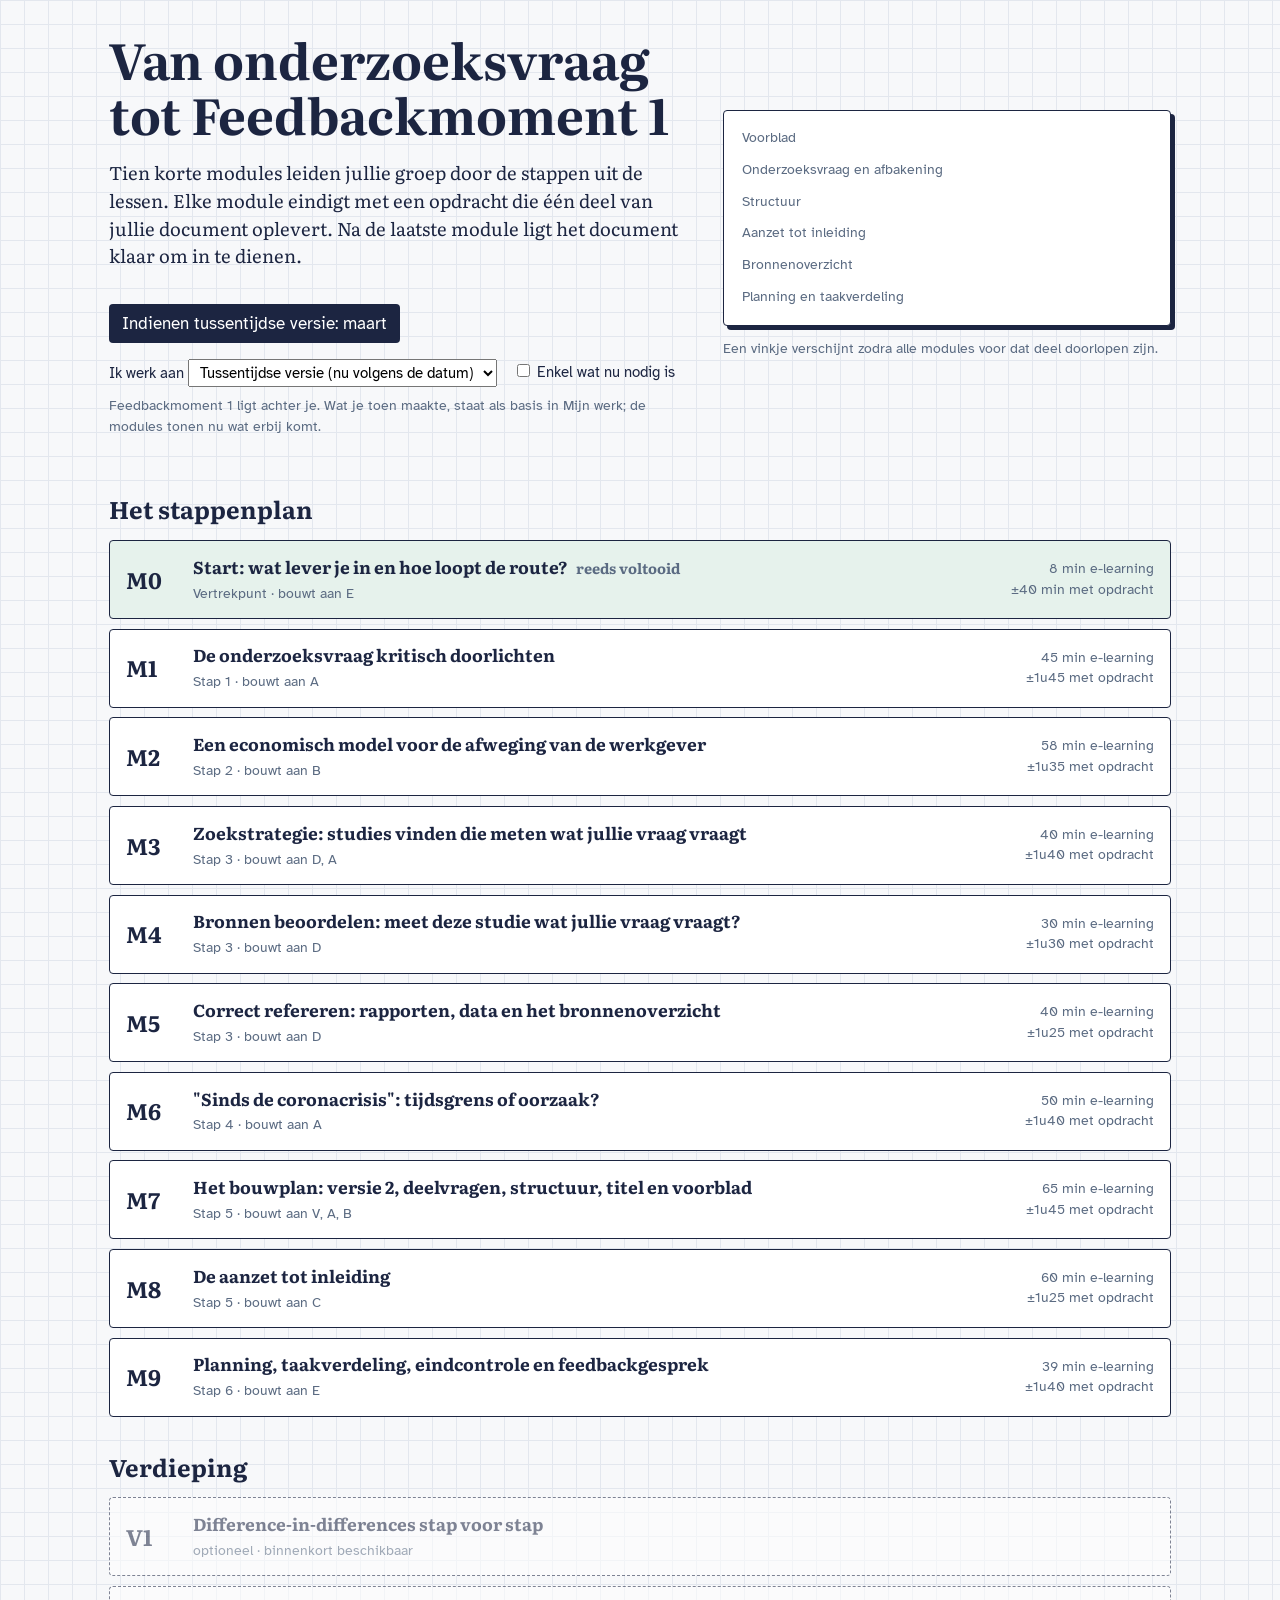
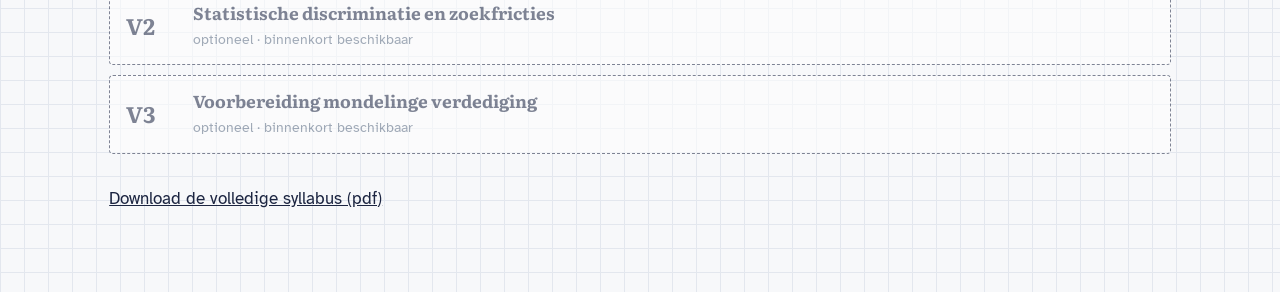
<file: index.html>
<!DOCTYPE html>
<html lang="nl">
<head>
<meta name="robots" content="noindex">
<meta charset="utf-8">
<meta name="viewport" content="width=device-width, initial-scale=1">
<title>Van onderzoeksvraag tot Feedbackmoment 1</title>
<link rel="preconnect" href="https://fonts.googleapis.com">
<link rel="stylesheet" href="https://fonts.googleapis.com/css2?family=Atkinson+Hyperlegible:wght@400;700&family=Literata:opsz,wght@7..72,400;7..72,600;7..72,700&display=swap">
<link rel="stylesheet" href="assets/style.css?v=20261117c">
</head>
<body>
<main class="start">
  <section class="held">
    <div>
      <h1>Van onderzoeksvraag tot Feedbackmoment&nbsp;1</h1>
      <p class="lead">Tien korte modules leiden jullie groep door de stappen uit de lessen. Elke module eindigt met een opdracht die één deel van jullie document oplevert. Na de laatste module ligt het document klaar om in te dienen.</p>
      <span class="deadline" id="deadline"></span>
      <div class="startfase">
        <label>Ik werk aan <select id="faseKeuze"></select></label>
        <label><input type="checkbox" id="enkelNu"> Enkel wat nu nodig is</label>
      </div>
      <p class="bijschrift" id="faseUitleg" style="font-size:.88rem;color:var(--leisteen);margin-top:.5rem"></p>
    </div>
    <div>
      <div class="blad" id="blad" aria-label="Bouwstenen van het document"></div>
      <p class="bijschrift" style="font-size:.85rem;color:var(--leisteen)">Een vinkje verschijnt zodra alle modules voor dat deel doorlopen zijn.</p>
    </div>
  </section>

  <h2>Het stappenplan</h2>
  <ol class="route" id="route"></ol>

  <h2>Verdieping</h2>
  <ol class="route" id="verdieping"></ol>

  <p style="margin-top:2rem"><a href="syllabus.html" target="_blank" rel="noopener">Download de volledige syllabus (pdf)</a></p>
</main>
<script src="assets/cursus.js?v=20261117c"></script>
<script src="content/fasen.js?v=20261117c"></script>
<script>
  window.addEventListener("error", () => {
    const d = document.getElementById("deadline");
    if (d && !d.textContent) d.textContent = "De pagina laadde niet volledig. Herlaad de pagina (Cmd+Shift+R of Ctrl+F5).";
  });
</script>
<script>
  const fu = (m) => { const u = Math.floor(m / 60), r = m % 60; return u ? u + "u" + String(r).padStart(2, "0") : r + " min"; };
  function tekenStart() {
    const fase = Fase.info();
    document.getElementById("deadline").textContent = "Indienen " + fase.naam.toLowerCase() + ": " + fase.wanneer;
    document.getElementById("faseUitleg").textContent = fase.id === "fm1"
      ? "Elke module toont wat je nu nodig hebt, wat je zeker moet kennen en wat voor later is. Met \"Enkel wat nu nodig is\" slaat de speler de schermen voor later over."
      : "Feedbackmoment 1 ligt achter je. Wat je toen maakte, staat als basis in Mijn werk; de modules tonen nu wat erbij komt.";
    tekenRoute();
  }
  const sel = document.getElementById("faseKeuze");
  sel.replaceChildren(...CURSUS.fasen.map((f) => new Option(f.naam + (f.id === Fase.automatisch() ? " (nu volgens de datum)" : ""), f.id)));
  sel.value = Fase.huidig();
  sel.onchange = () => { Fase.kies(sel.value); tekenStart(); };
  const en = document.getElementById("enkelNu");
  en.checked = !!Opslag.lees("enkelNu", false);
  en.onchange = () => { Opslag.schrijf("enkelNu", en.checked); tekenRoute(); };
  document.getElementById("blad").innerHTML = CURSUS.bouwstenen.map(b => {
    const klaar = CURSUS.modules.filter(m => m.bouwt.includes(b.id)).every(m => Opslag.klaar(m.id));
    return `<div class="regel ${klaar ? "klaar" : ""}"><span>${b.tekst}</span></div>`;
  }).join("");
  function nodigLabel(m) {
    if (m.voltooid || !m.klaar || Fase.huidig() !== "fm1") return "";
    const f = (window.FASEN[m.id] || {}).slides || {};
    const tel = (e) => Object.values(f).filter((x) => x.fase === e).length;
    const later = tel("maart") + tel("mei"), kennen = tel("kennen");
    const extra = [kennen ? kennen + " schermen zeker kennen" : "", later ? later + " schermen voor later" : ""].filter(Boolean).join(" · ");
    if (!tel("nu")) return '<span class="nodig niet">Niet nodig voor het document' + (extra ? " · " + extra : "") + '</span>';
    return '<span class="nodig">Nu nodig: ±' + fu(m.nunodig) + (m.nunodig < m.totaal ? " (van " + fu(m.totaal) + ")" : "") + (extra ? " · " + extra : "") + '</span>';
  }
  function tekenRoute() {
  document.getElementById("route").innerHTML = CURSUS.modules.map(m => `
    <li class="${m.voltooid ? "voltooid" : (m.klaar ? "" : "nietklaar")}"><a href="module.html?m=${m.id}">
      <span class="nr">${m.nr}</span>
      <span class="wat">${nodigLabel(m)}<b>${m.titel}${m.voltooid ? '<span class="label-voltooid">reeds voltooid</span>' : ""}</b><span>${m.stap} · bouwt aan ${m.bouwt.join(", ")}${m.klaar ? "" : " · binnenkort beschikbaar"}</span></span>
      <span class="min">${m.min} min e-learning<br>±${Math.floor(m.totaal/60) ? Math.floor(m.totaal/60) + "u" : ""}${String(m.totaal%60).padStart(Math.floor(m.totaal/60) ? 2 : 1,"0")}${Math.floor(m.totaal/60) ? "" : " min"} met opdracht${!m.voltooid && Opslag.lees("klaar." + m.id, false) ? "<br>✓ doorlopen" : ""}</span>
    </a></li>`).join("");
  }
  document.getElementById("verdieping").innerHTML = CURSUS.verdieping.map(v => `
    <li class="verdieping nietklaar"><a href="module.html?m=${v.id}"><span class="nr">${v.nr}</span>
      <span class="wat"><b>${v.titel}</b><span>optioneel · binnenkort beschikbaar</span></span><span class="min"></span></a></li>`).join("");
  tekenStart();
</script>
</body>
</html>
</file>
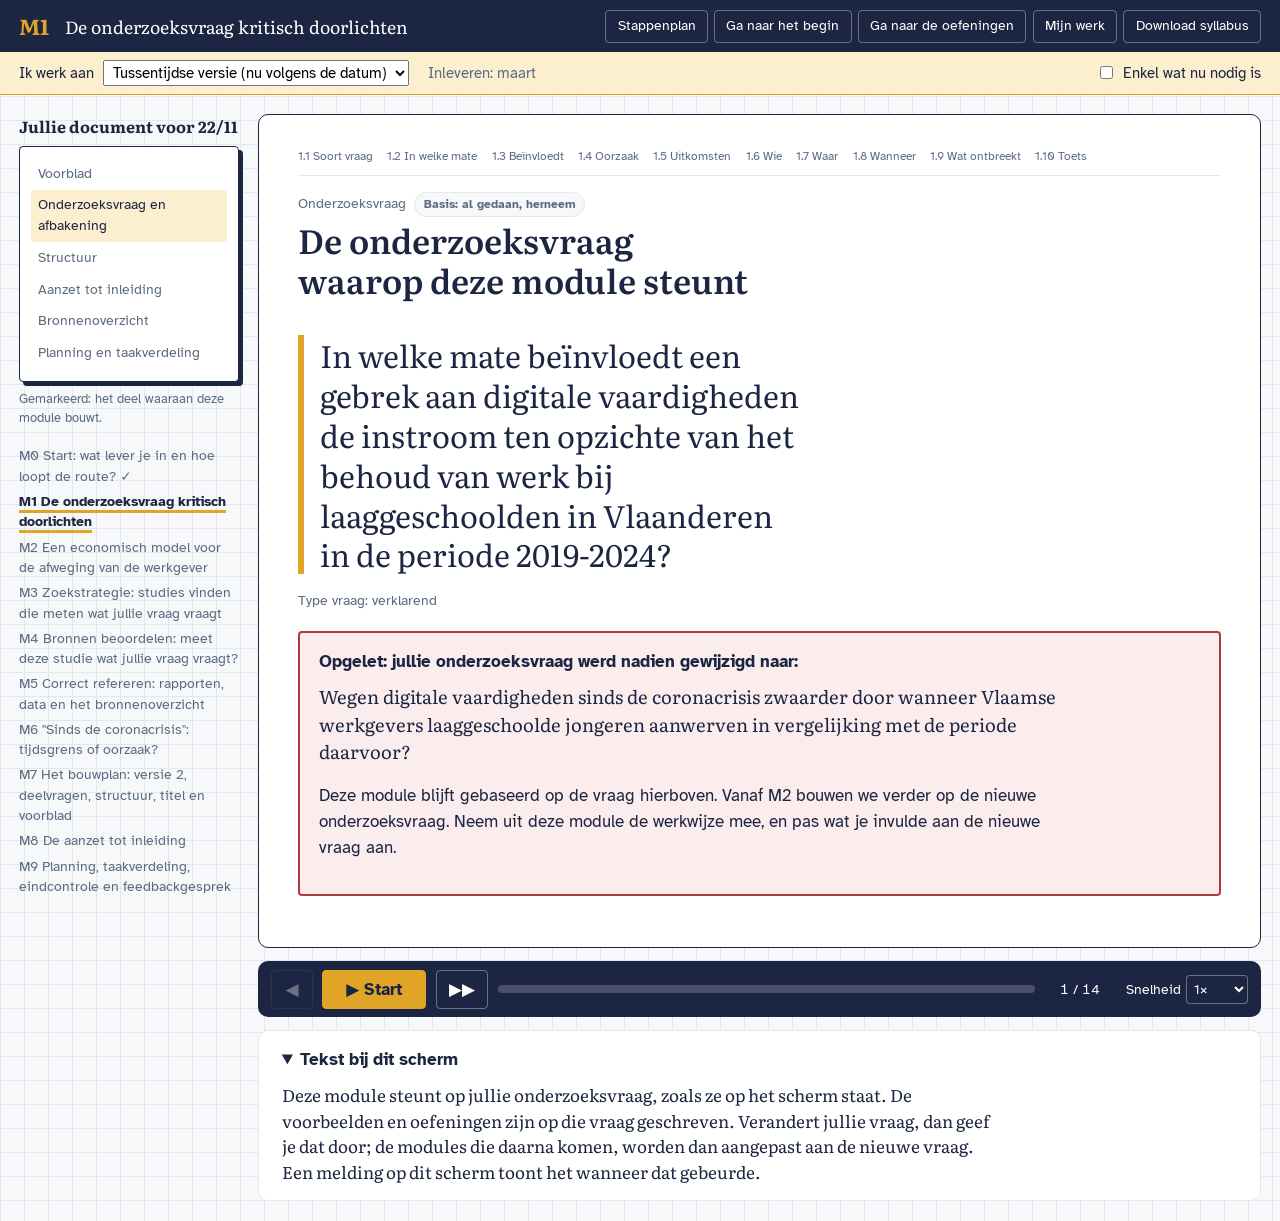
<file: module.html>
<!DOCTYPE html>
<html lang="nl">
<head>
<meta name="robots" content="noindex">
<meta charset="utf-8">
<meta name="viewport" content="width=device-width, initial-scale=1">
<title>Module – Van onderzoeksvraag tot Feedbackmoment 1</title>
<link rel="preconnect" href="https://fonts.googleapis.com">
<link rel="stylesheet" href="https://fonts.googleapis.com/css2?family=Atkinson+Hyperlegible:wght@400;700&family=Literata:opsz,wght@7..72,400;7..72,600;7..72,700&display=swap">
<link rel="stylesheet" href="assets/style.css?v=20261117c">
</head>
<body>
<header class="kop">
  <a href="index.html" title="Terug naar het stappenplan"><span class="modnr" id="modnr">M</span></a>
  <span class="modtitel" id="modtitel">Laden…</span>
  <nav aria-label="Snelkoppelingen">
    <a href="index.html">Stappenplan</a>
    <button id="naarBegin">Ga naar het begin</button>
    <button id="naarOefening">Ga naar de oefeningen</button>
    <button id="mijnWerk" title="Download alles wat je in de modules invulde, geordend per deel van het document">Mijn werk</button>
    <a href="syllabus.html" target="_blank" rel="noopener">Download syllabus</a>
  </nav>
</header>

<div class="fasebalk" role="group" aria-label="Inlevermoment">
  <label>Ik werk aan
    <select id="faseKeuze"></select>
  </label>
  <span class="fasewanneer" id="faseWanneer"></span>
  <label class="schakel"><input type="checkbox" id="enkelNu"> Enkel wat nu nodig is</label>
</div>

<main class="speler">
  <aside class="rail" aria-label="Bouwstenen van jullie document">
    <h2>Jullie document voor 22/11</h2>
    <div class="blad" id="blad"></div>
    <p class="bijschrift">Gemarkeerd: het deel waaraan deze module bouwt.</p>
    <ol class="stappen" id="stappenlijst"></ol>
  </aside>

  <section class="podium">
    <article class="scherm" id="scherm" aria-live="polite">
      <ol class="overzicht" id="overzicht" aria-label="Deelstappen van deze module" hidden></ol>
      <p class="sectie"><span id="sectie"></span> <span class="fase-badge" id="faseBadge"></span></p>
      <h1 id="titel"></h1>
      <div class="visual" id="visual"></div>
      <div class="bronnen" id="bronnen"></div>
    </article>

    <div class="bediening" role="group" aria-label="Bediening">
      <button id="vorige" aria-label="Vorig scherm">◀</button>
      <button id="speel" class="speel">▶ Start</button>
      <button id="volgende" aria-label="Volgend scherm">▶▶</button>
      <div class="voortgang" id="voortgang" title="Voortgang van dit scherm"><div class="balk" id="balk"></div></div>
      <span class="teller" id="teller">0 / 0</span>
      <label class="snelheid">Snelheid
        <select id="snelheid">
          <option value="0.75">0,75×</option><option value="1" selected>1×</option>
          <option value="1.25">1,25×</option><option value="1.5">1,5×</option>
          <option value="1.75">1,75×</option><option value="2">2×</option>
        </select>
      </label>
    </div>

    <details class="transcript" id="transcript" open>
      <summary>Tekst bij dit scherm <span class="audiostatus" id="audiostatus" hidden></span></summary>
      <p id="spreektekst"></p>
    </details>

    <section class="bronpaneel" id="bronpaneel" hidden aria-label="Bron">
      <div class="bronkop"><b id="bronnaam"></b>
        <a id="bronextern" target="_blank" rel="noopener">Open in nieuw tabblad</a>
        <button id="bronsluit" aria-label="Bron sluiten">Sluiten</button></div>
      <div id="bronhouder"></div>
    </section>

  </section>
</main>

<script src="assets/cursus.js?v=20261117c"></script>
<script src="content/fasen.js?v=20261117c"></script>
<script src="assets/player.js?v=20261117c"></script>
<div class="toast" id="toast" role="status" hidden></div>
</body>
</html>
</file>
<file: assets/style.css>
/* E-learning "Van onderzoeksvraag tot Feedbackmoment 1" – werkblad van een econoom */
:root{
  --inkt:#1C2541;      /* tekst, kaders */
  --papier:#F7F8FA;    /* achtergrond */
  --raster:#E3E7EE;    /* ruitjespapier */
  --leisteen:#5B6B82;  /* secundaire tekst */
  --marker:#E0A526;    /* markeerstift: actief, accent */
  --marker-zacht:#FBEFCF;
  --groen:#2E7D5B;     /* juist / klaar */
  --rood:#B23A3A;      /* fout */
  --wit:#FFFFFF;
  --serif:"Literata", Georgia, serif;
  --sans:"Atkinson Hyperlegible", "Segoe UI", system-ui, sans-serif;
  --r-klein:4px; --r-groot:10px;
}
*{box-sizing:border-box}
html,body{margin:0;height:100%}
body{
  font-family:var(--sans); color:var(--inkt); font-size:17px; line-height:1.5;
  background-color:var(--papier);
  background-image:linear-gradient(var(--raster) 1px,transparent 1px),linear-gradient(90deg,var(--raster) 1px,transparent 1px);
  background-size:24px 24px;
}
a{color:var(--inkt)}
:focus-visible{outline:3px solid var(--marker);outline-offset:2px}
button{font:inherit;color:inherit;cursor:pointer}
.verborgen{position:absolute;left:-9999px}

/* ---------- Kopbalk ---------- */
.kop{display:flex;flex-wrap:wrap;align-items:center;gap:.4rem 1rem;padding:.6rem 1.2rem;background:var(--inkt);color:var(--wit)}
.kop a{color:var(--wit);text-decoration:none}
.kop .modnr{font-family:var(--serif);font-weight:700;font-size:1.35rem;color:var(--marker)}
.kop .modtitel{font-family:var(--serif);font-size:1.1rem}
.kop nav{margin-left:auto;display:flex;gap:.4rem;flex-wrap:wrap}
.kop nav button,.kop nav a{background:transparent;border:1px solid rgba(255,255,255,.35);border-radius:var(--r-klein);padding:.3rem .7rem;font-size:.9rem;color:var(--wit)}
.kop nav button:hover,.kop nav a:hover{border-color:var(--marker)}

/* ---------- Indeling speler ---------- */
.speler{display:grid;grid-template-columns:220px 1fr;gap:1.2rem;padding:1.2rem;max-width:1400px;margin:0 auto;min-height:calc(100% - 52px)}
@media (max-width:900px){.speler{grid-template-columns:1fr}.rail{order:2}}

/* ---------- Rail: bouwstenen van het eindproduct ---------- */
.rail{align-self:start;position:sticky;top:1rem}
.rail h2{font-family:var(--serif);font-size:1rem;margin:0 0 .5rem}
.blad{background:var(--wit);border:1px solid var(--inkt);border-radius:var(--r-klein);padding:.7rem;box-shadow:4px 4px 0 var(--inkt)}
.blad .regel{display:flex;gap:.5rem;align-items:baseline;padding:.35rem .4rem;border-radius:var(--r-klein);font-size:.86rem;color:var(--leisteen)}
.blad .regel b{font-family:var(--serif);color:var(--inkt);min-width:1.4rem}
.blad .regel.hier{background:var(--marker-zacht);color:var(--inkt)}
.blad .regel.klaar{color:var(--inkt)}
.blad .regel.klaar::after{content:"✓";margin-left:auto;color:var(--groen);font-weight:700}
.rail .bijschrift{font-size:.8rem;color:var(--leisteen);margin-top:.5rem}
.stappen{margin-top:1rem;list-style:none;padding:0;font-size:.85rem}
.stappen li{padding:.15rem 0}
.stappen a{text-decoration:none;color:var(--leisteen)}
.stappen a.actief{color:var(--inkt);font-weight:700;border-bottom:3px solid var(--marker)}

/* ---------- Podium ---------- */
.podium{display:flex;flex-direction:column;gap:.8rem;min-width:0}
.scherm{background:var(--wit);border:1px solid var(--inkt);border-radius:var(--r-groot);padding:2rem 2.4rem;min-height:420px;display:flex;flex-direction:column}
.scherm .sectie{display:flex;flex-wrap:wrap;align-items:center;gap:.5rem;font-size:.85rem;color:var(--leisteen);margin:0 0 .2rem}
.scherm .sectie[data-s="Oefening"],.scherm .sectie[data-s="Opdracht"]{color:var(--groen);font-weight:700}
.scherm h1{font-family:var(--serif);font-weight:600;font-size:clamp(1.5rem,2.6vw,2.2rem);line-height:1.2;margin:0 0 1.2rem;max-width:30ch;text-wrap:balance}
.visual{flex:1;font-family:var(--serif);font-size:1.08rem}
.visual p{max-width:68ch}
.bronnen{display:flex;flex-wrap:wrap;gap:.5rem;margin-top:1.2rem}
.bronknop{display:inline-flex;gap:.4rem;align-items:center;background:var(--marker-zacht);border:1px solid var(--marker);border-radius:var(--r-klein);padding:.35rem .75rem;font-size:.9rem;text-decoration:none;color:var(--inkt)}
.bronknop:hover{background:var(--marker)}
.bronknop::before{content:"";width:.8rem;height:1rem;border:1.5px solid var(--inkt);border-radius:2px;background:linear-gradient(var(--inkt),var(--inkt)) 2px 4px/6px 1px no-repeat,linear-gradient(var(--inkt),var(--inkt)) 2px 7px/6px 1px no-repeat}

/* Visual-bouwblokken */
.kernzin{font-family:var(--serif);font-size:clamp(1.4rem,2.4vw,2rem);line-height:1.3;max-width:28ch;margin:1rem 0;padding-left:1rem;border-left:6px solid var(--marker)}
.kaarten{display:grid;grid-template-columns:repeat(auto-fit,minmax(190px,1fr));gap:1rem}
.kaart{border:1px solid var(--inkt);border-radius:var(--r-klein);padding:.9rem 1rem;background:var(--papier)}
.kaart h4{margin:0 0 .3rem;font-size:1.05rem}
.kaart p{margin:0;font-size:.98rem}
.stroom{display:flex;flex-wrap:wrap;gap:.3rem;align-items:stretch}
.stroom .stap{flex:1 1 140px;position:relative;padding:.8rem .9rem .8rem 1rem;background:var(--papier);border:1px solid var(--inkt);border-radius:var(--r-klein)}
.stroom .stap b{display:block;font-size:1.02rem}
.stroom .stap span{font-size:.93rem;color:var(--leisteen)}
.stroom .stap:not(:last-child)::after{content:"";position:absolute;right:-.45rem;top:50%;width:.6rem;height:.6rem;background:var(--wit);border-top:1px solid var(--inkt);border-right:1px solid var(--inkt);transform:translateY(-50%) rotate(45deg);z-index:1}
.duo{display:grid;grid-template-columns:1fr 1fr;gap:1rem}
@media (max-width:640px){.duo{grid-template-columns:1fr}}
.duo>div{padding:1rem;border-radius:var(--r-klein)}
.duo .links{border:1px dashed var(--leisteen);background:var(--papier)}
.duo .rechts{border:2px solid var(--inkt)}
.duo h4{margin:0 0 .4rem}
.tabel{border-collapse:collapse;width:100%;font-size:.95rem}
.tabel th,.tabel td{border:1px solid var(--raster);padding:.45rem .6rem;text-align:left;vertical-align:top}
.tabel th{background:var(--inkt);color:var(--wit);font-family:var(--sans);font-weight:700}
.tabel tr:nth-child(even) td{background:var(--papier)}
.checklist .item{padding:.4rem 0 .4rem 2rem;position:relative;border-bottom:1px solid var(--raster)}
.checklist .item::before{content:"";position:absolute;left:.2rem;top:.6rem;width:1rem;height:1rem;border:2px solid var(--inkt);border-radius:3px}
.accent{background:linear-gradient(transparent 55%,var(--marker-zacht) 55%)}
.vraag{margin-top:1rem;padding:.8rem 1rem;border-left:6px solid var(--inkt);background:var(--papier);font-style:italic}

/* Oefening */
.oefening{margin-top:1rem;font-family:var(--sans)}
.oefening .ovraag{font-weight:700;margin-bottom:.6rem}
.optie{display:block;width:100%;text-align:left;background:var(--wit);border:1px solid var(--inkt);border-radius:var(--r-klein);padding:.6rem .8rem;margin:.35rem 0}
.optie:hover{background:var(--marker-zacht)}
.optie.juist{border:2px solid var(--groen);background:#E6F2EC}
.optie.fout{border:2px solid var(--rood);background:#F7E6E6}
.feedback{margin-top:.6rem;padding:.6rem .8rem;border-radius:var(--r-klein);background:var(--papier);border:1px solid var(--raster)}
.sorteer{display:grid;gap:.6rem}
.sorteer .item{display:flex;gap:.6rem;align-items:center;flex-wrap:wrap;padding:.4rem .6rem;border:1px solid var(--raster);border-radius:var(--r-klein)}
.sorteer .item span{flex:1 1 260px}
.sorteer select{font:inherit;padding:.25rem}
.sorteer .item.juist{border-color:var(--groen)}.sorteer .item.fout{border-color:var(--rood)}
textarea{width:100%;min-height:7rem;font:inherit;padding:.6rem;border:1px solid var(--inkt);border-radius:var(--r-klein)}
.knop{background:var(--inkt);color:var(--wit);border:0;border-radius:var(--r-klein);padding:.5rem 1rem;margin-top:.6rem}
.knop.licht{background:var(--wit);color:var(--inkt);border:1px solid var(--inkt)}

/* Opdracht + rubric */
.opdracht ol{padding-left:1.3rem}
.rubric{margin-top:1rem}

/* ---------- Bediening ---------- */
.bediening{display:flex;align-items:center;gap:.6rem;flex-wrap:wrap;background:var(--inkt);color:var(--wit);border-radius:var(--r-groot);padding:.55rem .8rem}
.bediening button{background:transparent;border:1px solid rgba(255,255,255,.35);color:var(--wit);border-radius:var(--r-klein);padding:.35rem .75rem;min-width:2.6rem}
.bediening button:hover{border-color:var(--marker)}
.bediening .speel{background:var(--marker);color:var(--inkt);border-color:var(--marker);font-weight:700;min-width:6.5rem}
.voortgang{flex:1 1 200px;height:8px;background:rgba(255,255,255,.2);border-radius:4px;overflow:hidden;position:relative;cursor:pointer}
.voortgang .balk{height:100%;width:0;background:var(--marker)}
.teller{font-variant-numeric:tabular-nums;font-size:.9rem;min-width:4.5rem;text-align:center}
.snelheid{display:flex;align-items:center;gap:.3rem;font-size:.9rem}
.snelheid select{font:inherit;background:var(--inkt);color:var(--wit);border:1px solid rgba(255,255,255,.35);border-radius:var(--r-klein);padding:.2rem}

/* Transcript */
.transcript{background:var(--wit);border:1px solid var(--raster);border-radius:var(--r-groot);padding:1rem 1.4rem}
.transcript summary{cursor:pointer;font-weight:700}
.transcript p{font-family:var(--serif);max-width:72ch;margin:.6rem 0 0}
.audiostatus{font-size:.85rem;color:var(--leisteen)}

/* Dia-overgang: enkel bij wissel van scherm */
@media (prefers-reduced-motion:no-preference){
  .scherm.wissel{animation:wissel .35s ease-out}
  @keyframes wissel{from{opacity:.2;transform:translateX(12px)}to{opacity:1;transform:none}}
}

/* ---------- Startpagina ---------- */
.start{max-width:1100px;margin:0 auto;padding:2rem 1.2rem 4rem}
.start .held{display:grid;grid-template-columns:1.3fr 1fr;gap:2rem;align-items:center;margin-bottom:2.5rem}
@media (max-width:820px){.start .held{grid-template-columns:1fr}}
.start h1{font-family:var(--serif);font-size:clamp(2rem,4vw,3.1rem);line-height:1.1;margin:0 0 1rem}
.start .lead{font-family:var(--serif);font-size:1.15rem;max-width:56ch}
.start .deadline{display:inline-block;margin-top:1rem;padding:.4rem .8rem;background:var(--inkt);color:var(--wit);border-radius:var(--r-klein)}
.start h2{font-family:var(--serif);font-size:1.5rem;margin:2rem 0 .8rem}
.route{list-style:none;padding:0;margin:0;display:grid;gap:.6rem}
.route li a{display:grid;grid-template-columns:3.2rem 1fr auto;gap:1rem;align-items:center;text-decoration:none;background:var(--wit);border:1px solid var(--inkt);border-radius:var(--r-klein);padding:.8rem 1rem}
.route li a:hover{box-shadow:4px 4px 0 var(--marker)}
.route .nr{font-family:var(--serif);font-weight:700;font-size:1.4rem}
.route .wat b{display:block;font-family:var(--serif);font-size:1.08rem}
.route .wat span{font-size:.9rem;color:var(--leisteen)}
.route .min{font-size:.85rem;color:var(--leisteen);text-align:right}
.route li.nietklaar a{opacity:.55;pointer-events:none;border-style:dashed}
.route li.verdieping a{border-style:dashed}

/* Syllabus (print) */
.syllabus{max-width:780px;margin:0 auto;padding:2rem;background:var(--wit);font-family:var(--serif)}
.syllabus h1{font-size:2rem}.syllabus h2{margin-top:2.5rem;border-bottom:2px solid var(--inkt)}
.syllabus .bronverwijzing{font-family:var(--sans);font-size:.85rem;color:var(--leisteen)}
@media print{
  body{background:none;font-size:11pt}
  .geen-print{display:none!important}
  .syllabus{padding:0;max-width:none}
  .syllabus h2{page-break-before:always}
  .scherm,.kaart,.stroom .stap{break-inside:avoid}
}

@media (max-width:700px){.kop nav{width:100%;margin-left:0}.kop nav button,.kop nav a{font-size:.8rem;padding:.25rem .5rem}.scherm{padding:1.2rem}}

/* Bronpaneel onderaan */
.bronknop{cursor:pointer;font-family:var(--sans)}
.bronknop[aria-expanded="true"]{background:var(--marker)}
.bronpaneel{background:var(--wit);border:1px solid var(--inkt);border-radius:var(--r-groot);overflow:hidden}
.bronkop{display:flex;gap:1rem;align-items:center;padding:.5rem .9rem;background:var(--marker-zacht);border-bottom:1px solid var(--marker);font-size:.92rem}
.bronkop a{margin-left:auto}
.bronkop button{background:var(--wit);border:1px solid var(--inkt);border-radius:var(--r-klein);padding:.2rem .6rem}
.bronpaneel iframe{display:block;width:100%;height:75vh;border:0}
/* Einde van de module */
.bediening button:disabled{opacity:.35;cursor:not-allowed;border-color:rgba(255,255,255,.2)}
.einde{margin-top:1.5rem;padding:1rem 1.2rem;border:2px solid var(--groen);border-radius:var(--r-klein);background:#E6F2EC;font-family:var(--sans)}
.einde h4{margin:0 0 .4rem;font-size:1.1rem}
.einde .knoppen{display:flex;gap:.6rem;flex-wrap:wrap;margin-top:.6rem}
.einde a.knop{text-decoration:none;display:inline-block}
/* Werkvelden in de opdracht */
.werkveld{margin-top:1rem}
.werkveld label{display:block;font-weight:700;margin-bottom:.3rem}
.werkveld .bs{display:inline-block;padding:0 .45rem;text-align:center;margin-right:.4rem;background:var(--inkt);color:var(--wit);border-radius:3px;font-size:.85rem}
.werkveld small{color:var(--leisteen)}
/* Melding */
.toast{position:fixed;bottom:1.2rem;left:50%;transform:translateX(-50%);background:var(--inkt);color:var(--wit);padding:.7rem 1.1rem;border-radius:var(--r-klein);max-width:90vw;z-index:10}
/* Startpagina: reeds voltooid */
.route li.voltooid a{background:#E6F2EC}
.label-voltooid{display:inline-block;margin-left:.5rem;font-size:.8rem;color:var(--groen);font-weight:700}

/* Overzichtsbalk: klein, bovenaan het scherm */
.overzicht{display:flex;flex-wrap:wrap;gap:.25rem .9rem;list-style:none;margin:0 0 1rem;padding:0 0 .6rem;border-bottom:1px solid var(--raster);font-size:.78rem;color:var(--leisteen)}
.overzicht li{white-space:nowrap}
.overzicht li.gedaan{color:var(--groen)}
.overzicht li.gedaan::before{content:"✓ "}
.overzicht li.hier{color:var(--inkt);font-weight:700;border-bottom:3px solid var(--marker)}
.overzicht li.later{opacity:.75}
.optie.verdedigbaar{border:2px solid var(--marker);background:var(--marker-zacht)}

/* Fasen en inlevermomenten */
.fasebalk{display:flex;flex-wrap:wrap;align-items:center;gap:.4rem 1.2rem;padding:.45rem 1.2rem;background:var(--marker-zacht);border-bottom:1px solid var(--marker);font-size:.92rem}
.fasebalk select{font:inherit;padding:.15rem .3rem;margin-left:.3rem}
.fasebalk .fasewanneer{color:var(--leisteen)}
.fasebalk .schakel{margin-left:auto;display:inline-flex;gap:.4rem;align-items:center;cursor:pointer}
.fase-badge{display:inline-block;font-size:.78rem;font-weight:700;padding:.12rem .55rem;border-radius:999px;border:1px solid transparent}
.fase-badge:empty{display:none}
.fase-badge.nu{background:#E6F2EC;color:var(--groen);border-color:var(--groen)}
.fase-badge.kennen{background:var(--wit);color:var(--inkt);border-color:var(--inkt)}
.fase-badge.basis{background:var(--papier);color:var(--leisteen);border-color:var(--raster)}
.fase-badge.later{background:var(--papier);color:var(--leisteen);border:1px dashed var(--leisteen);font-weight:400}
.fase-reden{display:block;font-size:.8rem;color:var(--leisteen);margin-top:-.8rem;margin-bottom:1rem}
.overzicht li.laterfase{opacity:.5;text-decoration:line-through dotted}
.startkader{display:grid;grid-template-columns:repeat(auto-fit,minmax(200px,1fr));gap:.8rem;margin-top:1.4rem;font-family:var(--sans)}
.startkader>div{border-radius:var(--r-klein);padding:.8rem 1rem;font-size:.92rem}
.startkader h4{margin:0 0 .4rem;font-size:.95rem}
.startkader ul{margin:0;padding-left:1.1rem}
.startkader li{margin:.2rem 0}
.startkader .k-nu{background:#E6F2EC;border:1px solid var(--groen)}
.startkader .k-kennen{background:var(--wit);border:1px solid var(--inkt)}
.startkader .k-later{background:var(--papier);border:1px dashed var(--leisteen)}
.opdracht h4.fasekop{margin:1.2rem 0 .3rem;font-family:var(--sans);font-size:.95rem;display:flex;gap:.5rem;align-items:center}
.opdracht ol.later{color:var(--leisteen)}
.werkveld.later{opacity:.75}
.route .nodig{display:block;font-size:.78rem;color:var(--groen);font-weight:700}
.route .nodig.niet{color:var(--leisteen);font-weight:400}
.startfase{display:flex;flex-wrap:wrap;gap:.6rem 1rem;align-items:center;margin-top:1rem;font-size:.95rem}
.startfase select{font:inherit;padding:.2rem .4rem}

/* Openingsscherm onderzoeksvraag */
.vraagmeta{font-family:var(--sans);font-size:.9rem;color:var(--leisteen)}
.waarschuwing{margin-top:1.2rem;padding:1rem 1.2rem;border:2px solid var(--rood);border-radius:var(--r-klein);background:#FBEDED;font-family:var(--sans)}
.waarschuwing .nieuwevraag{font-family:var(--serif);font-size:1.15rem;margin:.5rem 0}
/* M1 v4: vier vakken per scherm (regel I1) */
.vakken{display:grid;grid-template-columns:1fr 1fr;gap:.8rem}
@media (max-width:700px){.vakken{grid-template-columns:1fr}}
.vak{border:1px solid var(--raster);border-left:5px solid var(--leisteen);border-radius:var(--r-klein);padding:.7rem 1rem;background:var(--wit)}
.vak h4{margin:0 0 .35rem;font-family:var(--sans);font-size:.85rem;font-weight:700;color:var(--leisteen)}
.vak p,.vak li{margin:.2rem 0;font-size:.98rem}
.vak ul{margin:.2rem 0;padding-left:1.1rem}
.vak.slide{background:var(--papier);border-left-color:var(--inkt)}
.vak.slide p{font-family:var(--serif)}
.vak.jullie{border-left-color:var(--groen)}
.vak.doen{border-left-color:var(--marker)}
.vak.waar{border-left-color:var(--inkt)}
.plek{display:inline-block;margin:.15rem .3rem .15rem 0;padding:.1rem .55rem;border:1.5px solid var(--inkt);border-radius:999px;font-family:var(--sans);font-size:.85rem;font-weight:600}
.plek.niet{border-style:dashed;color:var(--leisteen);border-color:var(--leisteen)}
/* M1 v5: kritische doorlichting */
.vraagstrip{margin:0 0 1rem;padding:.8rem 1rem;border-left:6px solid var(--inkt);background:var(--papier);line-height:1.8;font-family:var(--serif)}
mark.stuk{background:var(--marker-zacht);padding:.05rem .25rem;border-radius:3px;font-weight:700;color:var(--inkt)}
.vak.risico{border-left-color:var(--rood)}
.optiekop{margin:1rem 0 .4rem;font-family:var(--sans);font-size:.95rem}
.waarregel{margin-top:.8rem;font-size:.95rem}
.impact{display:block;font-size:.9rem;color:var(--leisteen);margin-top:.15rem}
</file>
